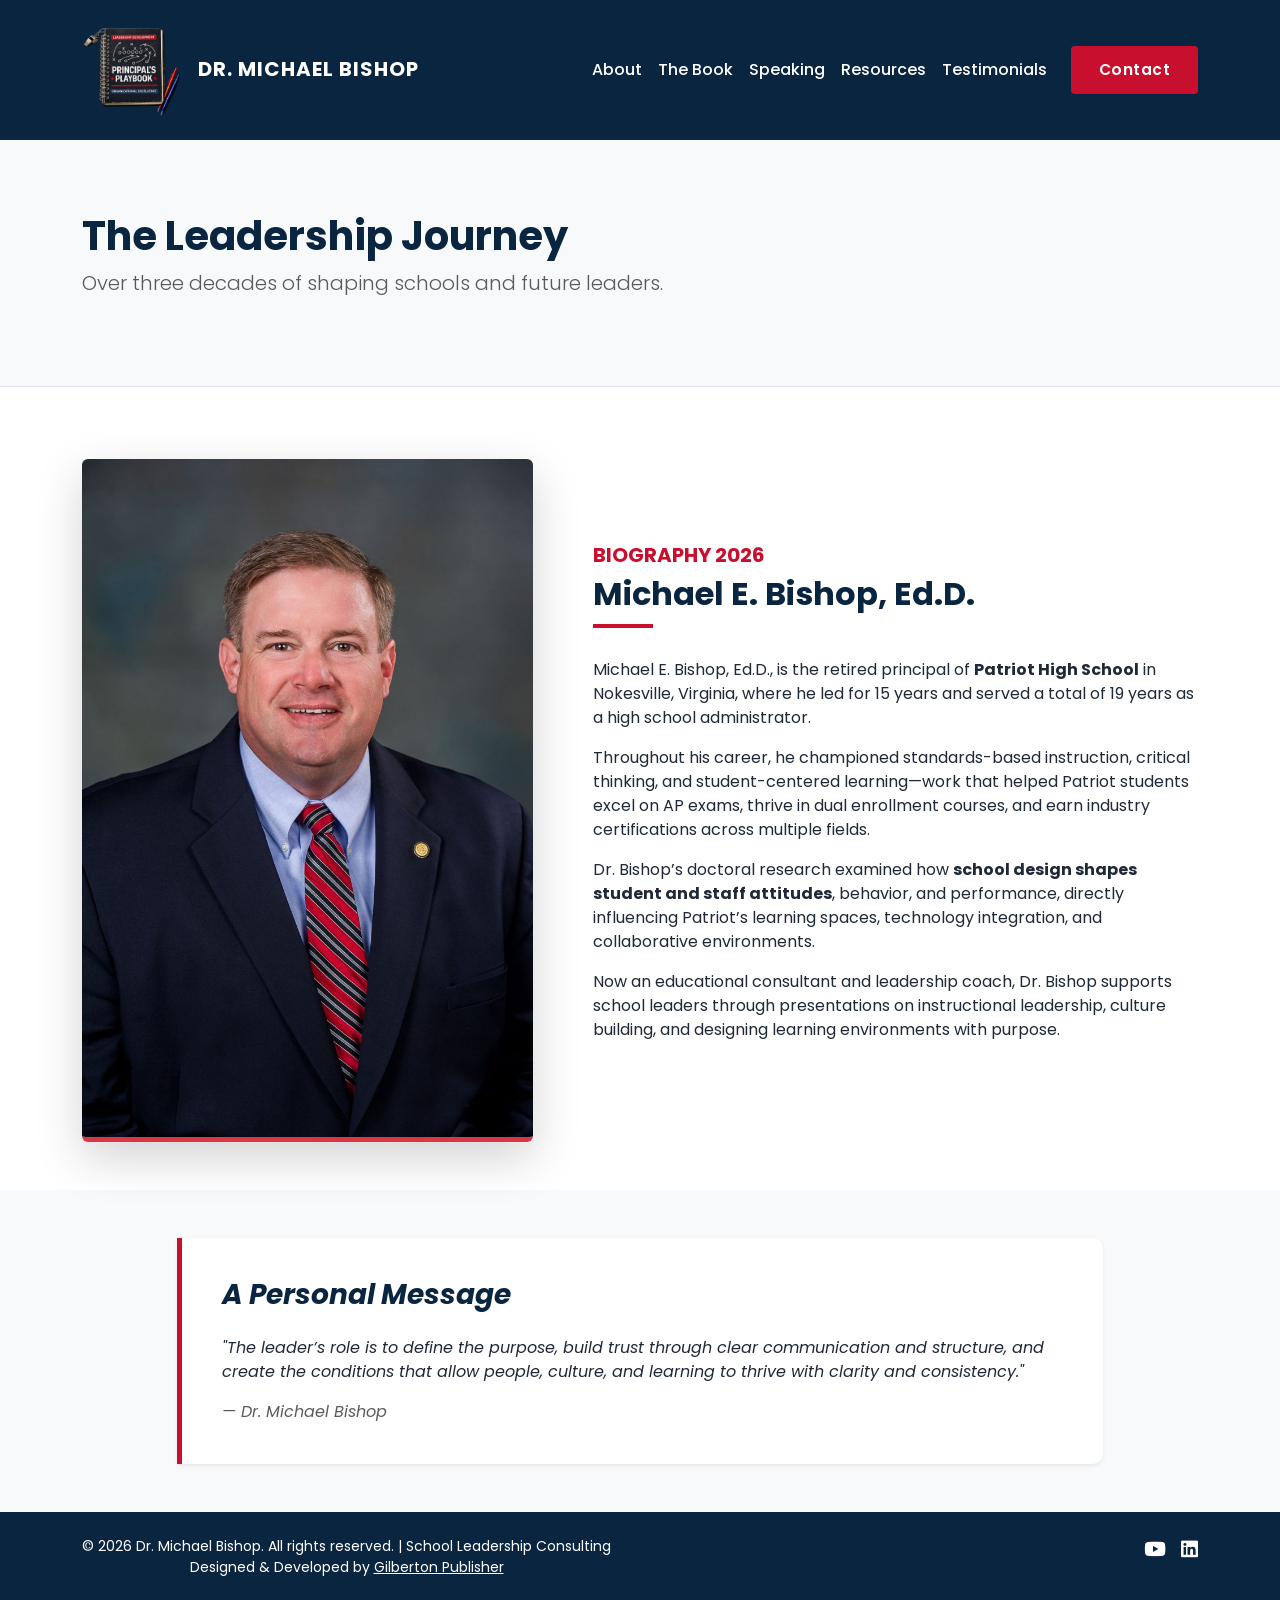
<file: about.html>
<!DOCTYPE html>
<html lang="en">

<head>
    <meta charset="UTF-8">
    <meta name="viewport" content="width=device-width, initial-scale=1.0">
    <title>About Dr. Michael Bishop | Leadership Journey</title>
    <meta name="description" content="Learn about Dr. Michael Bishop's leadership journey, his 30+ years in education, and his approach to coaching school leaders.">
    <meta name="keywords" content="Dr. Michael Bishop, leadership journey, education leader, principal coaching, school leadership">
    <meta name="robots" content="index, follow">
    <meta name="author" content="Dr. Michael Bishop">
    <meta name="theme-color" content="#0A2540">
    <link rel="shortcut icon" href="assets/images/principal-playbook-seal.png" type="image/x-icon">
    <link rel="apple-touch-icon" href="assets/images/principal-playbook-seal.png">
    <meta property="og:type" content="website">
    <meta property="og:title" content="About Dr. Michael Bishop | Leadership Journey">
    <meta property="og:description" content="Learn about Dr. Michael Bishop's leadership journey, his 30+ years in education, and his approach to coaching school leaders.">
    <meta property="og:image" content="assets/images/principal-playbook-seal.png">
    <meta property="og:site_name" content="Dr. Michael Bishop">
    <meta name="twitter:card" content="summary_large_image">
    <meta name="twitter:title" content="About Dr. Michael Bishop | Leadership Journey">
    <meta name="twitter:description" content="Learn about Dr. Michael Bishop's leadership journey, his 30+ years in education, and his approach to coaching school leaders.">
    <link href="https://fonts.googleapis.com/css2?family=Poppins:wght@300;400;600;700&display=swap" rel="stylesheet">
    <link href="https://cdn.jsdelivr.net/npm/bootstrap@5.3.0/dist/css/bootstrap.min.css" rel="stylesheet">
    <link rel="stylesheet" href="https://cdnjs.cloudflare.com/ajax/libs/font-awesome/6.4.0/css/all.min.css">
    <link rel="stylesheet" href="assets/css/style.css">
    <!--Start of Tawk.to Script-->
    <script type="text/javascript">
        var Tawk_API = Tawk_API || {},
            Tawk_LoadStart = new Date();
        (function () {
            var s1 = document.createElement("script"),
                s0 = document.getElementsByTagName("script")[0];
            s1.async = true;
            s1.src = 'https://embed.tawk.to/69cff238d7942e1c3007d4e7/1jla4kbgi';
            s1.charset = 'UTF-8';
            s1.setAttribute('crossorigin', '*');
            s0.parentNode.insertBefore(s1, s0);
        })();
    </script>
    <!--End of Tawk.to Script-->
</head>

<body>

    <!-- Shared Navbar -->
    <nav class="navbar navbar-expand-lg sticky-top navbar-dark bg-navy">
        <div class="container">
            <a class="navbar-brand fw-bold" href="/"><img src="assets/images/principal-playbook-seal.png" alt="img"
                    class="img-fluid header-logo">DR. MICHAEL BISHOP</a>
            <button class="navbar-toggler" type="button" data-bs-toggle="collapse" data-bs-target="#navbarNav">
                <span class="navbar-toggler-icon"></span>
            </button>
            <div class="collapse navbar-collapse" id="navbarNav">
                <ul class="navbar-nav ms-auto align-items-center">
                    <li class="nav-item"><a class="nav-link text-white" href="about">About</a></li>
                    <li class="nav-item"><a class="nav-link text-white" href="book">The Book</a></li>
                    <li class="nav-item"><a class="nav-link text-white" href="speaking">Speaking</a></li>
                    <li class="nav-item"><a class="nav-link text-white" href="resources">Resources</a></li>
                    <li class="nav-item"><a class="nav-link text-white" href="testimonials">Testimonials</a></li>
                    <li class="nav-item"><a class="btn btn-academic-red ms-lg-3" href="contact">Contact</a></li>
                </ul>
            </div>
        </div>
    </nav>

    <!-- Page Header -->
    <header class="py-5 bg-light border-bottom">
        <div class="container py-4">
            <h1 class="text-navy fw-bold">The Leadership Journey</h1>
            <p class="lead text-muted">Over three decades of shaping schools and future leaders.</p>
        </div>
    </header>

    <section class="py-5 mt-4">
        <div class="container">
            <div class="row align-items-center">
                <div class="col-lg-5">
                    <img src="assets/images/professional-headshot.jpg"
                        class="img-fluid rounded shadow-lg border-bottom border-danger border-5"
                        alt="Dr. Michael Bishop">
                </div>
                <div class="col-lg-7 ps-lg-5 mt-5 mt-lg-0">
                    <h5 class="text-academic-red fw-bold">BIOGRAPHY 2026</h5>
                    <h2 class="text-navy fw-bold section-title">Michael E. Bishop, Ed.D.</h2>
                    <p>Michael E. Bishop, Ed.D., is the retired principal of <strong>Patriot High School</strong> in
                        Nokesville, Virginia, where he led for 15 years and served a total of 19 years as a high school
                        administrator.</p>
                    <p>Throughout his career, he championed standards-based instruction, critical thinking, and
                        student-centered learning—work that helped Patriot students excel on AP exams, thrive in dual
                        enrollment courses, and earn industry certifications across multiple fields.</p>
                    <p>Dr. Bishop’s doctoral research examined how <strong>school design shapes student and staff
                            attitudes</strong>, behavior, and performance, directly influencing Patriot’s learning
                        spaces, technology integration, and collaborative environments.</p>
                    <p>Now an educational consultant and leadership coach, Dr. Bishop supports school leaders through
                        presentations on instructional leadership, culture building, and designing learning environments
                        with purpose.</p>
                </div>
            </div>
        </div>
    </section>

    <!-- Dedication Section (Personal Mission) -->
    <section class="py-5 bg-light">
        <div class="container">
            <div class="row justify-content-center">
                <div class="col-lg-10">
                    <div class="personal-note bg-white shadow-sm">
                        <h3 class="text-navy fw-bold mb-4">A Personal Message</h3>
                        <p class="mb-3">"The leader’s role is to define the purpose, build trust through clear
                            communication and structure, and create the conditions that allow people, culture, and
                            learning to thrive with clarity and consistency."</p>
                        <!-- <p class="mb-3">"I dedicate my work to those who believe that love conquers all, who know that God’s glory will shine on the earth. To those who are not afraid to love and who follow the way of love in all they do."</p> -->
                        <p class="mb-0 text-muted">— Dr. Michael Bishop</p>
                    </div>
                </div>
            </div>
        </div>
    </section>

    <!-- Footer -->
    <footer class="py-4 bg-navy text-white text-center">
        <div class="container small">
            <div class="d-flex algin-items-center justify-content-between flex-wrap">
                <div>
                    <p class="mb-0">© 2026 Dr. Michael Bishop. All rights reserved. | School Leadership Consulting</p>
                    <p class="mb-0">Designed & Developed by
                        <a href="https://gilbertonpublisher.com" target="_blank" rel="noopener"
                            class="text-white text-decoration-underline">Gilberton Publisher</a>
                    </p>
                </div>
                <ul class="social_links">
                    <li><a href="http://www.youtube.com/@MichaelEBishop" target="_blank"><i
                                class="fa-brands fa-youtube"></i></a></li>
                    <li><a href="www.linkedin.com/in/michael-bishop-371177246" target="_blank"><i
                                class="fa-brands fa-linkedin"></i></a></li>
                </ul>
            </div>
        </div>
    </footer>

</body>

</html>
</file>
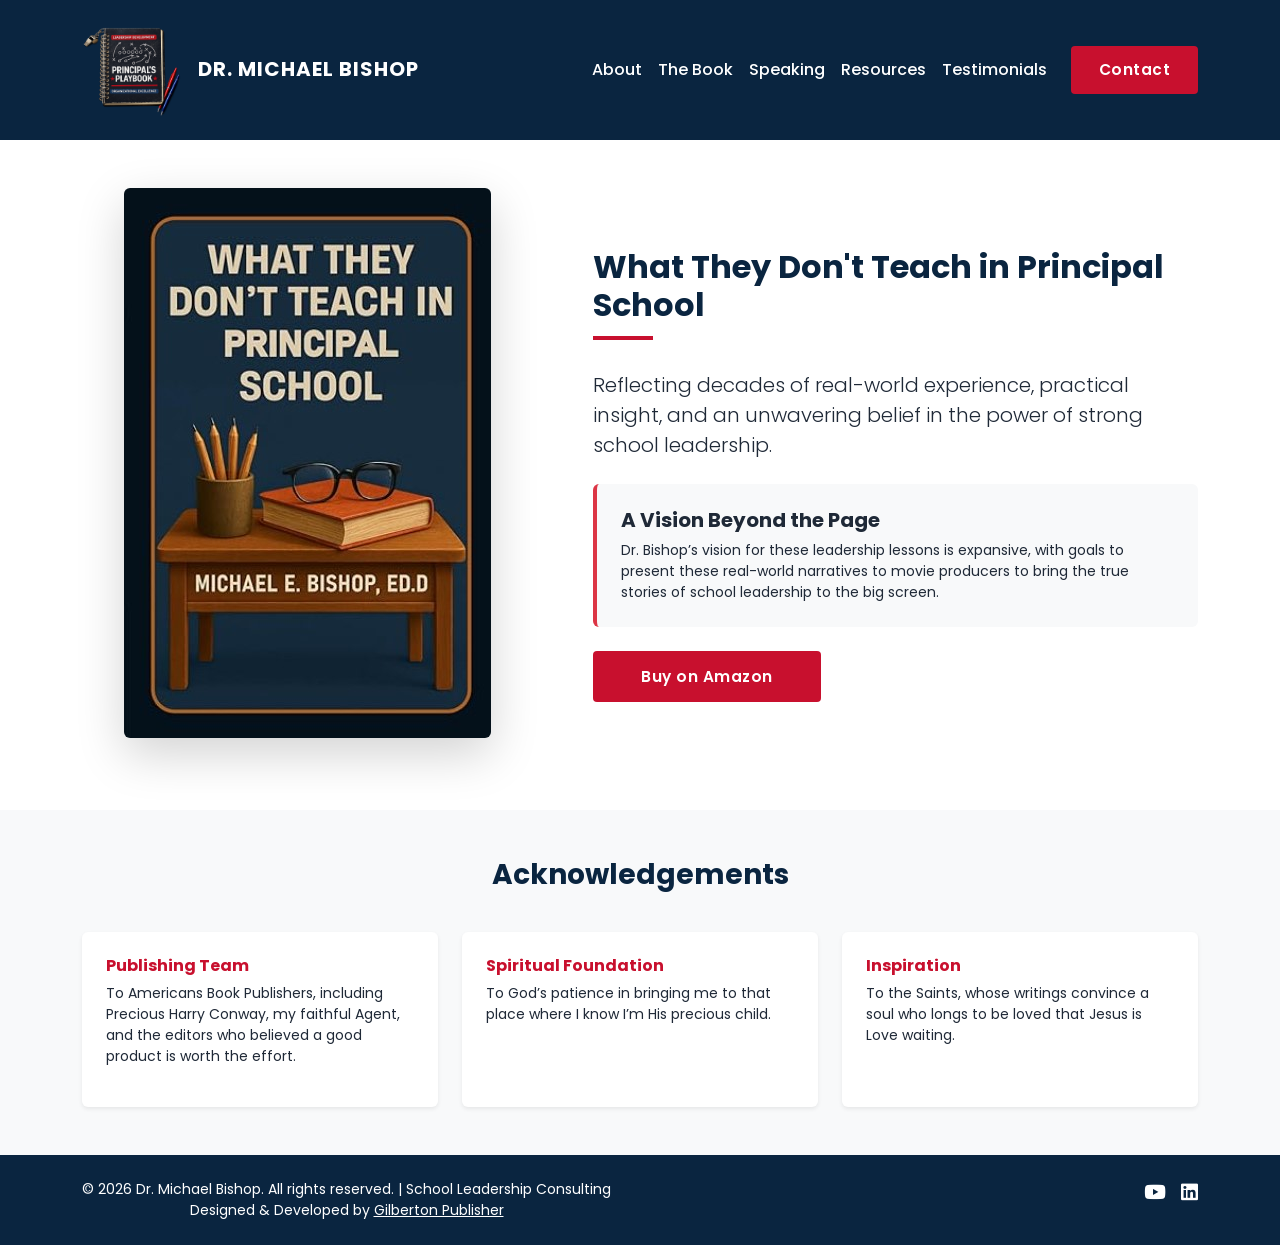
<file: book.html>
<!DOCTYPE html>
<html lang="en">

<head>
    <meta charset="UTF-8">
    <meta name="viewport" content="width=device-width, initial-scale=1.0">
    <title>The Book | What They Don't Teach in Principal School</title>
    <meta name="description" content="Discover Dr. Michael Bishop's book 'What They Don't Teach in Principal School' for practical leadership guidance and school transformation strategies.">
    <meta name="keywords" content="principal school book, Dr. Michael Bishop, school leadership, education leadership, principal development">
    <meta name="robots" content="index, follow">
    <meta name="author" content="Dr. Michael Bishop">
    <meta name="theme-color" content="#0A2540">
    <link rel="shortcut icon" href="assets/images/principal-playbook-seal.png" type="image/x-icon">
    <link rel="apple-touch-icon" href="assets/images/principal-playbook-seal.png">
    <meta property="og:type" content="website">
    <meta property="og:title" content="The Book | What They Don't Teach in Principal School">
    <meta property="og:description" content="Discover Dr. Michael Bishop's book 'What They Don't Teach in Principal School' for practical leadership guidance and school transformation strategies.">
    <meta property="og:image" content="assets/images/principal-playbook-seal.png">
    <meta property="og:site_name" content="Dr. Michael Bishop">
    <meta name="twitter:card" content="summary_large_image">
    <meta name="twitter:title" content="The Book | What They Don't Teach in Principal School">
    <meta name="twitter:description" content="Discover Dr. Michael Bishop's book 'What They Don't Teach in Principal School' for practical leadership guidance and school transformation strategies.">
    <link href="https://fonts.googleapis.com/css2?family=Poppins:wght@300;400;600;700&display=swap" rel="stylesheet">
    <link href="https://cdn.jsdelivr.net/npm/bootstrap@5.3.0/dist/css/bootstrap.min.css" rel="stylesheet">
    <link rel="stylesheet" href="https://cdnjs.cloudflare.com/ajax/libs/font-awesome/6.4.0/css/all.min.css">
    <link rel="stylesheet" href="assets/css/style.css">
    <!--Start of Tawk.to Script-->
    <script type="text/javascript">
        var Tawk_API = Tawk_API || {},
            Tawk_LoadStart = new Date();
        (function () {
            var s1 = document.createElement("script"),
                s0 = document.getElementsByTagName("script")[0];
            s1.async = true;
            s1.src = 'https://embed.tawk.to/69cff238d7942e1c3007d4e7/1jla4kbgi';
            s1.charset = 'UTF-8';
            s1.setAttribute('crossorigin', '*');
            s0.parentNode.insertBefore(s1, s0);
        })();
    </script>
    <!--End of Tawk.to Script-->
</head>

<body>
    <!-- Navbar -->
    <nav class="navbar navbar-expand-lg sticky-top navbar-dark bg-navy">
        <div class="container">
            <a class="navbar-brand fw-bold" href="/"><img src="assets/images/principal-playbook-seal.png" alt="img"
                    class="img-fluid header-logo">DR. MICHAEL BISHOP</a>
            <button class="navbar-toggler" type="button" data-bs-toggle="collapse" data-bs-target="#navbarNav">
                <span class="navbar-toggler-icon"></span>
            </button>
            <div class="collapse navbar-collapse" id="navbarNav">
                <ul class="navbar-nav ms-auto align-items-center">
                    <li class="nav-item"><a class="nav-link text-white" href="about">About</a></li>
                    <li class="nav-item"><a class="nav-link text-white" href="book">The Book</a></li>
                    <li class="nav-item"><a class="nav-link text-white" href="speaking">Speaking</a></li>
                    <li class="nav-item"><a class="nav-link text-white" href="resources">Resources</a></li>
                    <li class="nav-item"><a class="nav-link text-white" href="testimonials">Testimonials</a></li>
                    <li class="nav-item"><a class="btn btn-academic-red ms-lg-3" href="contact">Contact</a></li>
                </ul>
            </div>
        </div>
    </nav>

    <section class="py-5">
        <div class="container">
            <div class="row align-items-center">
                <div class="col-lg-5 text-center">
                    <img src="assets/images/book-cover.jpg" class="img-fluid shadow-lg rounded mb-4" alt="Book Cover">
                </div>
                <div class="col-lg-7 ps-lg-5">
                    <h2 class="text-navy fw-bold section-title">What They Don't Teach in Principal School</h2>
                    <p class="lead mb-4">Reflecting decades of real-world experience, practical insight, and an
                        unwavering belief in the power of strong school leadership.</p>

                    <div class="bg-light p-4 rounded mb-4 border-start border-4 border-danger">
                        <h5 class="fw-bold">A Vision Beyond the Page</h5>
                        <p class="small mb-0">Dr. Bishop’s vision for these leadership lessons is expansive, with goals
                            to present these real-world narratives to movie producers to bring the true stories of
                            school leadership to the big screen.</p>
                    </div>

                    <a href="https://www.amazon.com/What-They-Teach-Principal-School-ebook/dp/B0G4FLKJ8P"
                        target="_blank" class="btn btn-academic-red btn-lg px-5">Buy on Amazon</a>
                </div>
            </div>
        </div>
    </section>

    <!-- Acknowledgements Section -->
    <section class="py-5 bg-light">
        <div class="container">
            <h3 class="text-navy fw-bold section-title-center text-center">Acknowledgements</h3>
            <div class="row g-4 mt-3">
                <div class="col-md-4">
                    <div class="p-4 bg-white shadow-sm h-100 rounded">
                        <h6 class="text-academic-red fw-bold">Publishing Team</h6>
                        <p class="small">To Americans Book Publishers, including Precious Harry Conway, my faithful
                            Agent, and the editors who believed a good product is worth the effort.</p>
                    </div>
                </div>
                <div class="col-md-4">
                    <div class="p-4 bg-white shadow-sm h-100 rounded">
                        <h6 class="text-academic-red fw-bold">Spiritual Foundation</h6>
                        <p class="small">To God’s patience in bringing me to that place where I know I’m His precious
                            child.</p>
                    </div>
                </div>
                <div class="col-md-4">
                    <div class="p-4 bg-white shadow-sm h-100 rounded">
                        <h6 class="text-academic-red fw-bold">Inspiration</h6>
                        <p class="small">To the Saints, whose writings convince a soul who longs to be loved that Jesus
                            is Love waiting.</p>
                    </div>
                </div>
            </div>
        </div>
    </section>
    <!-- Footer -->
    <footer class="py-4 bg-navy text-white text-center">
        <div class="container small">
            <div class="d-flex algin-items-center justify-content-between flex-wrap">
                <div>
                    <p class="mb-0">© 2026 Dr. Michael Bishop. All rights reserved. | School Leadership Consulting</p>
                    <p class="mb-0">Designed & Developed by
                        <a href="https://gilbertonpublisher.com" target="_blank" rel="noopener" class="text-white text-decoration-underline">Gilberton Publisher</a>
                    </p>
                </div>
                <ul class="social_links">
                    <li><a href="http://www.youtube.com/@MichaelEBishop" target="_blank"><i
                                class="fa-brands fa-youtube"></i></a></li>
                    <li><a href="www.linkedin.com/in/michael-bishop-371177246" target="_blank"><i
                                class="fa-brands fa-linkedin"></i></a></li>
                </ul>
            </div>
        </div>
    </footer>

    <!-- Bootstrap JS -->
    <script src="https://cdn.jsdelivr.net/npm/bootstrap@5.3.0/dist/js/bootstrap.bundle.min.js"></script>
    <script src="assets/js/script.js"></script>
</body>

</html>
</file>
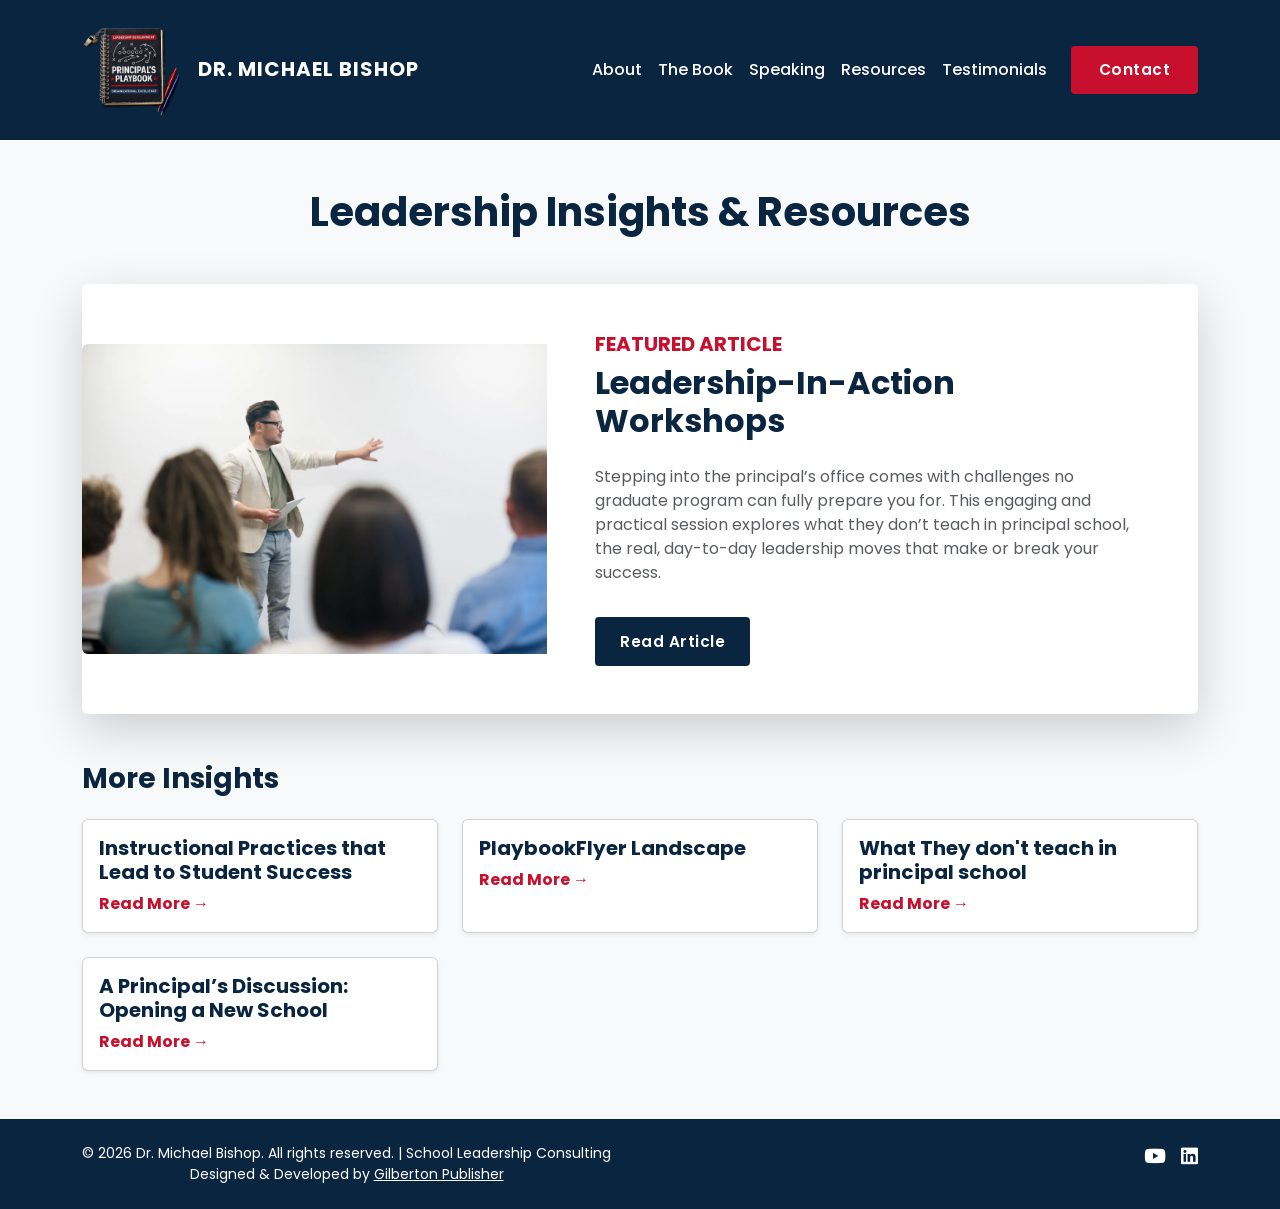
<file: resources.html>
<!DOCTYPE html>
<html lang="en">

<head>
    <meta charset="UTF-8">
    <meta name="viewport" content="width=device-width, initial-scale=1.0">
    <title>Leadership Resources | Dr. Michael Bishop</title>
    <meta name="description" content="Explore leadership resources from Dr. Michael Bishop, including guides, tools, and insights for principals, administrators, and school leaders.">
    <meta name="keywords" content="leadership resources, Dr. Michael Bishop, school leadership tools, principal guides, education resources">
    <meta name="robots" content="index, follow">
    <meta name="author" content="Dr. Michael Bishop">
    <meta name="theme-color" content="#0A2540">
    <link rel="shortcut icon" href="assets/images/principal-playbook-seal.png" type="image/x-icon">
    <link rel="apple-touch-icon" href="assets/images/principal-playbook-seal.png">
    <meta property="og:type" content="website">
    <meta property="og:title" content="Leadership Resources | Dr. Michael Bishop">
    <meta property="og:description" content="Explore leadership resources from Dr. Michael Bishop, including guides, tools, and insights for principals, administrators, and school leaders.">
    <meta property="og:image" content="assets/images/principal-playbook-seal.png">
    <meta property="og:site_name" content="Dr. Michael Bishop">
    <meta name="twitter:card" content="summary_large_image">
    <meta name="twitter:title" content="Leadership Resources | Dr. Michael Bishop">
    <meta name="twitter:description" content="Explore leadership resources from Dr. Michael Bishop, including guides, tools, and insights for principals, administrators, and school leaders.">
    <link href="https://fonts.googleapis.com/css2?family=Poppins:wght@300;400;600;700&display=swap" rel="stylesheet">
    <link href="https://cdn.jsdelivr.net/npm/bootstrap@5.3.0/dist/css/bootstrap.min.css" rel="stylesheet">
    <link rel="stylesheet" href="https://cdnjs.cloudflare.com/ajax/libs/font-awesome/6.4.0/css/all.min.css">
    <link rel="stylesheet" href="assets/css/style.css">
    <!--Start of Tawk.to Script-->
    <script type="text/javascript">
        var Tawk_API = Tawk_API || {},
            Tawk_LoadStart = new Date();
        (function () {
            var s1 = document.createElement("script"),
                s0 = document.getElementsByTagName("script")[0];
            s1.async = true;
            s1.src = 'https://embed.tawk.to/69cff238d7942e1c3007d4e7/1jla4kbgi';
            s1.charset = 'UTF-8';
            s1.setAttribute('crossorigin', '*');
            s0.parentNode.insertBefore(s1, s0);
        })();
    </script>
    <!--End of Tawk.to Script-->
</head>

<body>
    <!-- Navbar -->
    <nav class="navbar navbar-expand-lg sticky-top navbar-dark bg-navy">
        <div class="container">
            <a class="navbar-brand fw-bold" href="/"><img src="assets/images/principal-playbook-seal.png" alt="img"
                    class="img-fluid header-logo">DR. MICHAEL BISHOP</a>
            <button class="navbar-toggler" type="button" data-bs-toggle="collapse" data-bs-target="#navbarNav">
                <span class="navbar-toggler-icon"></span>
            </button>
            <div class="collapse navbar-collapse" id="navbarNav">
                <ul class="navbar-nav ms-auto align-items-center">
                    <li class="nav-item"><a class="nav-link text-white" href="about">About</a></li>
                    <li class="nav-item"><a class="nav-link text-white" href="book">The Book</a></li>
                    <li class="nav-item"><a class="nav-link text-white" href="speaking">Speaking</a></li>
                    <li class="nav-item"><a class="nav-link text-white" href="resources">Resources</a></li>
                    <li class="nav-item"><a class="nav-link text-white" href="testimonials">Testimonials</a></li>
                    <li class="nav-item"><a class="btn btn-academic-red ms-lg-3" href="contact">Contact</a></li>
                </ul>
            </div>
        </div>
    </nav>
    <section class="py-5 bg-light">
        <div class="container">
            <h1 class="text-navy fw-bold text-center mb-5">Leadership Insights & Resources</h1>

            <!-- Featured Article -->
            <div class="card border-0 shadow-lg mb-5">
                <div class="row g-0 align-items-center">
                    <div class="col-md-5">
                        <img src="assets/images/students-learning.jpg" class="img-fluid rounded-start"
                            alt="Students Learning">
                    </div>
                    <div class="col-md-7">
                        <div class="card-body p-5">
                            <h5 class="text-academic-red fw-bold text-uppercase">Featured Article</h5>
                            <h2 class="card-title text-navy fw-bold mb-4">Leadership-In-Action Workshops</h2>
                            <p class="card-text text-muted">Stepping into the principal’s office comes with challenges
                                no graduate program can fully prepare you
                                for. This engaging and practical session explores what they don’t teach in principal
                                school, the real,
                                day-to-day leadership moves that make or break your success.
                            </p>
                            <a href="assets/pdf/Descriptions.pdf" class="btn btn-navy text-white mt-3 px-4">Read
                                Article</a>
                        </div>
                    </div>
                </div>
            </div>

            <h3 class="text-navy fw-bold mb-4">More Insights</h3>
            <div class="row g-4">
                <div class="col-md-4">
                    <div class="card h-100 shadow-sm">
                        <div class="card-body">
                            <h5 class="fw-bold text-navy">Instructional Practices that Lead to Student Success</h5>
                            <a href="assets/pdf/Instructional prac.flyer.pdf"
                                class="text-academic-red text-decoration-none fw-bold">Read More →</a>
                        </div>
                    </div>
                </div>
                <div class="col-md-4">
                    <div class="card h-100 shadow-sm">
                        <div class="card-body">
                            <h5 class="fw-bold text-navy">PlaybookFlyer Landscape</h5>
                            <a href="assets/pdf/PlaybookFlyer.Landscape.pdf"
                                class="text-academic-red text-decoration-none fw-bold">Read More →</a>
                        </div>
                    </div>
                </div>
                <div class="col-md-4">
                    <div class="card h-100 shadow-sm">
                        <div class="card-body">
                            <h5 class="fw-bold text-navy">What They don't teach in principal school</h5>
                            <a href="assets/pdf/PlaybookFlyer.Portrait.pdf"
                                class="text-academic-red text-decoration-none fw-bold">Read More →</a>
                        </div>
                    </div>
                </div>
                <div class="col-md-4">
                    <div class="card h-100 shadow-sm">
                        <div class="card-body">
                            <h5 class="fw-bold text-navy">A Principal’s Discussion: Opening a New School</h5>
                            <a href="assets/pdf/Final Version of Article. August 2015.pdf"
                                class="text-academic-red text-decoration-none fw-bold">Read More →</a>
                        </div>
                    </div>
                </div>
                <!-- Repeat for other placeholders -->
            </div>
        </div>
    </section>
    <!-- Footer -->
    <footer class="py-4 bg-navy text-white text-center">
        <div class="container small">
            <div class="d-flex algin-items-center justify-content-between flex-wrap">
                <div>
                    <p class="mb-0">© 2026 Dr. Michael Bishop. All rights reserved. | School Leadership Consulting</p>
                    <p class="mb-0">Designed & Developed by
                        <a href="https://gilbertonpublisher.com" target="_blank" rel="noopener" class="text-white text-decoration-underline">Gilberton Publisher</a>
                    </p>
                </div>
                <ul class="social_links">
                    <li><a href="http://www.youtube.com/@MichaelEBishop" target="_blank"><i
                                class="fa-brands fa-youtube"></i></a></li>
                    <li><a href="www.linkedin.com/in/michael-bishop-371177246" target="_blank"><i
                                class="fa-brands fa-linkedin"></i></a></li>
                </ul>
            </div>
        </div>
    </footer>

    <!-- Bootstrap JS -->
    <script src="https://cdn.jsdelivr.net/npm/bootstrap@5.3.0/dist/js/bootstrap.bundle.min.js"></script>
    <script src="assets/js/script.js"></script>
</body>

</html>
</file>
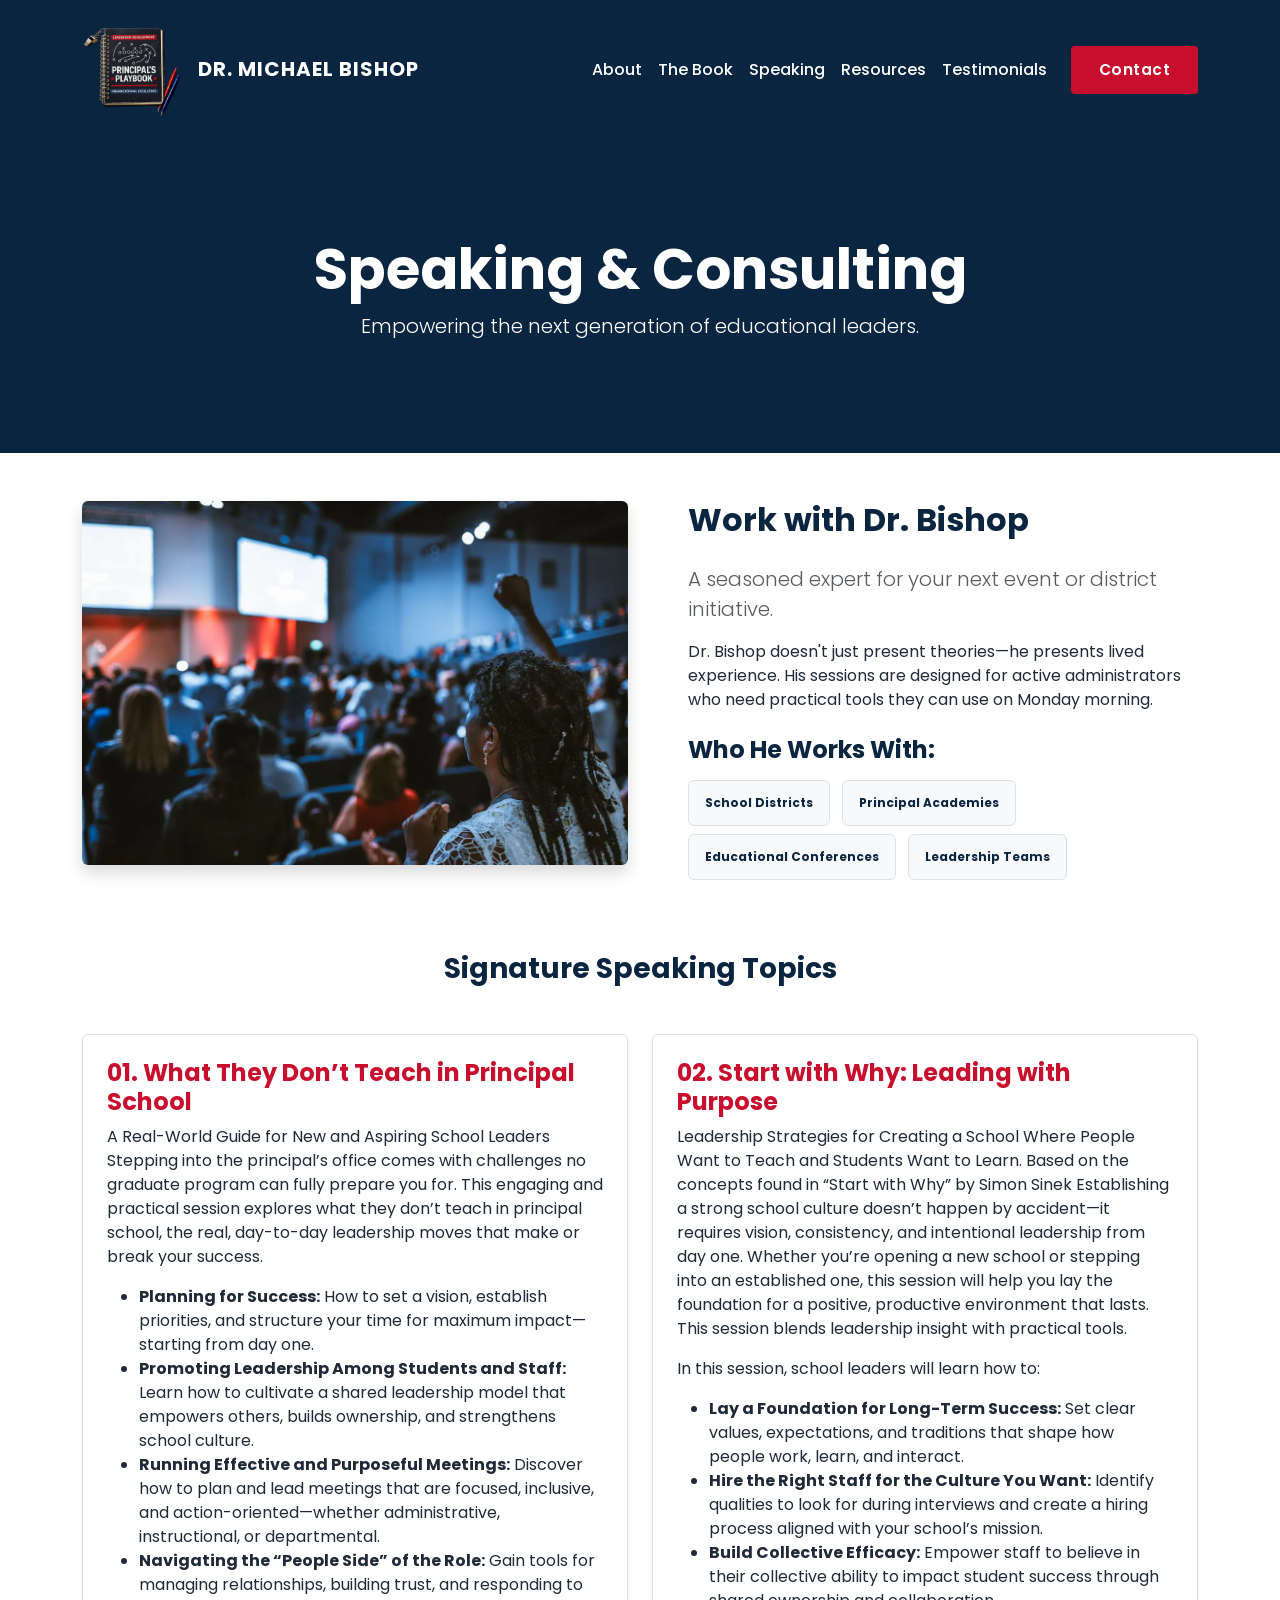
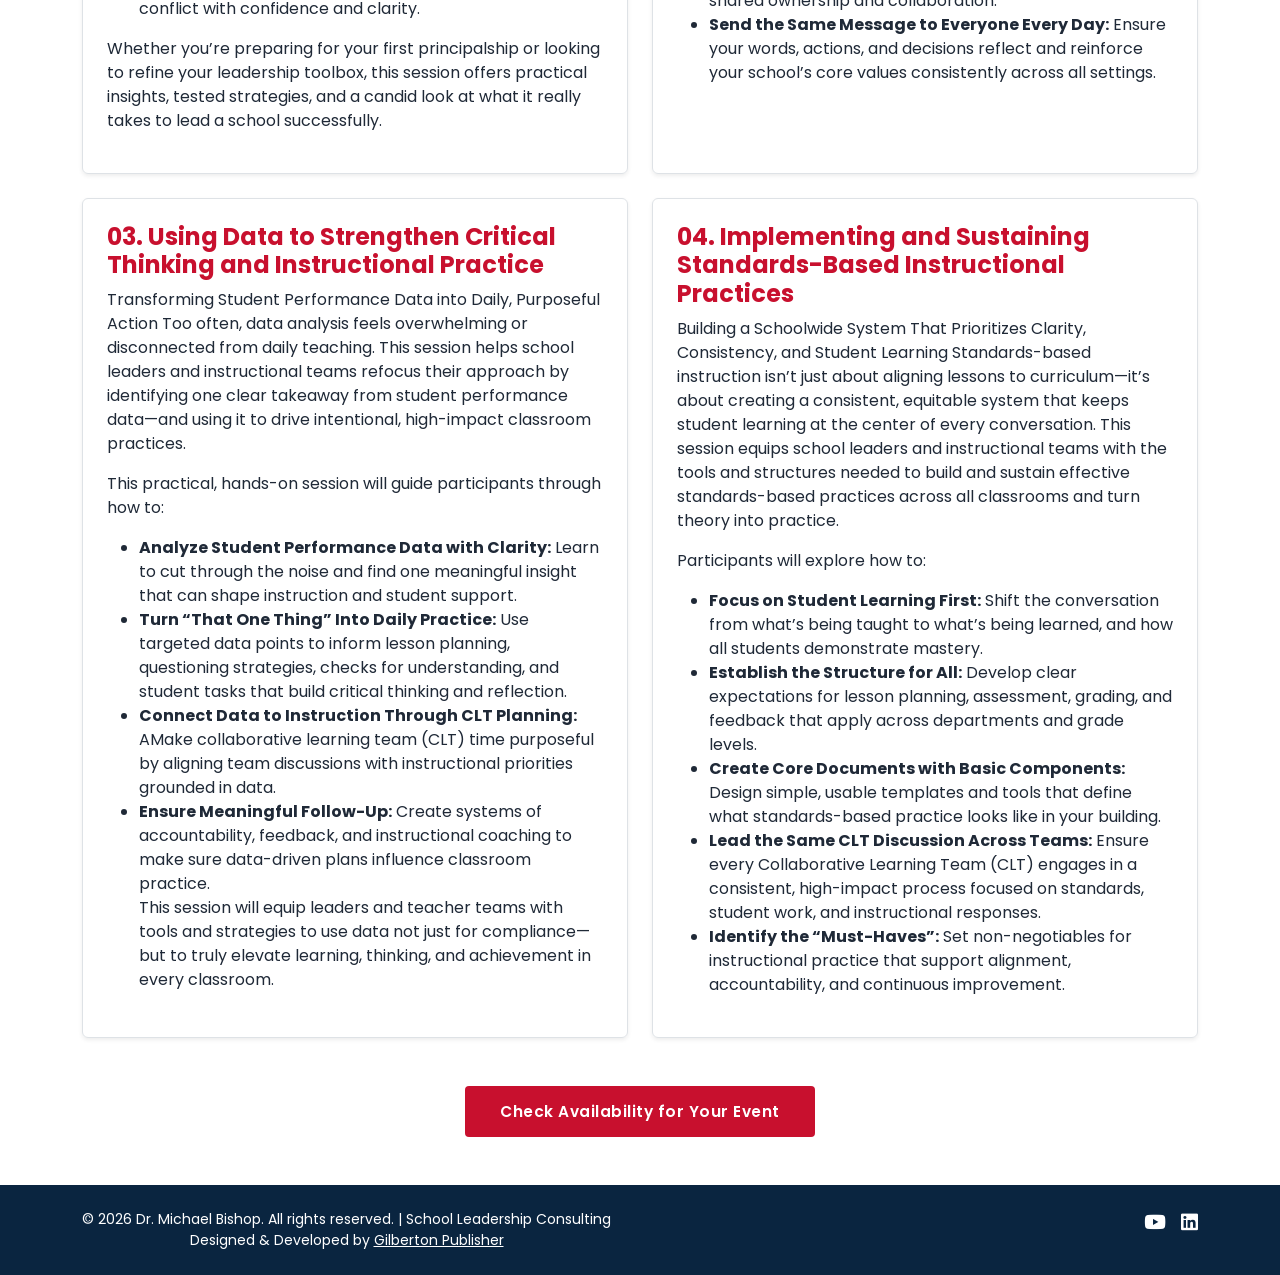
<file: speaking.html>
<!DOCTYPE html>
<html lang="en">

<head>
    <meta charset="UTF-8">
    <meta name="viewport" content="width=device-width, initial-scale=1.0">
    <title>Speaking & Consulting | Dr. Michael Bishop</title>
    <meta name="description" content="Book Dr. Michael Bishop for keynote speeches, leadership seminars, and school district consulting on effective principal and administrator development.">
    <meta name="keywords" content="speaking engagements, education speaker, Dr. Michael Bishop, leadership consulting, school district consulting">
    <meta name="robots" content="index, follow">
    <meta name="author" content="Dr. Michael Bishop">
    <meta name="theme-color" content="#0A2540">
    <link rel="shortcut icon" href="assets/images/principal-playbook-seal.png" type="image/x-icon">
    <link rel="apple-touch-icon" href="assets/images/principal-playbook-seal.png">
    <meta property="og:type" content="website">
    <meta property="og:title" content="Speaking & Consulting | Dr. Michael Bishop">
    <meta property="og:description" content="Book Dr. Michael Bishop for keynote speeches, leadership seminars, and school district consulting on effective principal and administrator development.">
    <meta property="og:image" content="assets/images/principal-playbook-seal.png">
    <meta property="og:site_name" content="Dr. Michael Bishop">
    <meta name="twitter:card" content="summary_large_image">
    <meta name="twitter:title" content="Speaking & Consulting | Dr. Michael Bishop">
    <meta name="twitter:description" content="Book Dr. Michael Bishop for keynote speeches, leadership seminars, and school district consulting on effective principal and administrator development.">
    <link href="https://fonts.googleapis.com/css2?family=Poppins:wght@300;400;600;700&display=swap" rel="stylesheet">
    <link href="https://cdn.jsdelivr.net/npm/bootstrap@5.3.0/dist/css/bootstrap.min.css" rel="stylesheet">
    <link rel="stylesheet" href="https://cdnjs.cloudflare.com/ajax/libs/font-awesome/6.4.0/css/all.min.css">
    <link rel="stylesheet" href="assets/css/style.css">
    <!--Start of Tawk.to Script-->
    <script type="text/javascript">
        var Tawk_API = Tawk_API || {},
            Tawk_LoadStart = new Date();
        (function () {
            var s1 = document.createElement("script"),
                s0 = document.getElementsByTagName("script")[0];
            s1.async = true;
            s1.src = 'https://embed.tawk.to/69cff238d7942e1c3007d4e7/1jla4kbgi';
            s1.charset = 'UTF-8';
            s1.setAttribute('crossorigin', '*');
            s0.parentNode.insertBefore(s1, s0);
        })();
    </script>
    <!--End of Tawk.to Script-->
</head>

<body>
    <!-- Navbar -->
    <nav class="navbar navbar-expand-lg sticky-top navbar-dark bg-navy">
        <div class="container">
            <a class="navbar-brand fw-bold" href="/"><img src="assets/images/principal-playbook-seal.png" alt="img"
                    class="img-fluid header-logo">DR. MICHAEL BISHOP</a>
            <button class="navbar-toggler" type="button" data-bs-toggle="collapse" data-bs-target="#navbarNav">
                <span class="navbar-toggler-icon"></span>
            </button>
            <div class="collapse navbar-collapse" id="navbarNav">
                <ul class="navbar-nav ms-auto align-items-center">
                    <li class="nav-item"><a class="nav-link text-white" href="about">About</a></li>
                    <li class="nav-item"><a class="nav-link text-white" href="book">The Book</a></li>
                    <li class="nav-item"><a class="nav-link text-white" href="speaking">Speaking</a></li>
                    <li class="nav-item"><a class="nav-link text-white" href="resources">Resources</a></li>
                    <li class="nav-item"><a class="nav-link text-white" href="testimonials">Testimonials</a></li>
                    <li class="nav-item"><a class="btn btn-academic-red ms-lg-3" href="contact">Contact</a></li>
                </ul>
            </div>
        </div>
    </nav>
    <header class="py-5 bg-navy text-white text-center">
        <div class="container py-5">
            <h1 class="display-4 fw-bold">Speaking & Consulting</h1>
            <p class="lead">Empowering the next generation of educational leaders.</p>
        </div>
    </header>

    <section class="py-5">
        <div class="container">
            <div class="row mb-5">
                <div class="col-lg-6">
                    <img src="assets/images/leadership-speaking.jpg" class="img-fluid rounded shadow"
                        alt="Dr. Bishop Speaking">
                </div>
                <div class="col-lg-6 ps-lg-5">
                    <h2 class="text-navy fw-bold mb-4">Work with Dr. Bishop</h2>
                    <p class="lead text-muted">A seasoned expert for your next event or district initiative.</p>
                    <p>Dr. Bishop doesn't just present theories—he presents lived experience. His sessions are designed
                        for active administrators who need practical tools they can use on Monday morning.</p>

                    <h4 class="text-navy fw-bold mt-4">Who He Works With:</h4>
                    <ul class="list-inline mt-3">
                        <li class="list-inline-item badge bg-light text-navy p-3 border mb-2">School Districts</li>
                        <li class="list-inline-item badge bg-light text-navy p-3 border mb-2">Principal Academies</li>
                        <li class="list-inline-item badge bg-light text-navy p-3 border mb-2">Educational Conferences
                        </li>
                        <li class="list-inline-item badge bg-light text-navy p-3 border mb-2">Leadership Teams</li>
                    </ul>
                </div>
            </div>

            <h3 class="text-center text-navy fw-bold my-5">Signature Speaking Topics</h3>
            <div class="row g-4">

                <div class="col-md-6">
                    <div class="p-4 border shadow-sm rounded h-100">
                        <h4 class="text-academic-red fw-bold">01. What They Don’t Teach in Principal School</h4>
                        <p>A Real-World Guide for New and Aspiring School Leaders
                            Stepping into the principal’s office comes with challenges no graduate program can fully
                            prepare you
                            for. This engaging and practical session explores what they don’t teach in principal school,
                            the real,
                            day-to-day leadership moves that make or break your success.</p>

                        <ul>
                            <li><strong>Planning for Success:</strong> How to set a vision, establish priorities, and
                                structure your time for
                                maximum impact—starting from day one.</li>
                            <li><strong>Promoting Leadership Among Students and Staff:</strong> Learn how to cultivate a
                                shared
                                leadership model that empowers others, builds ownership, and strengthens school culture.
                            </li>
                            <li><strong>Running Effective and Purposeful Meetings:</strong> Discover how to plan and
                                lead meetings that
                                are focused, inclusive, and action-oriented—whether administrative, instructional, or
                                departmental.</li>
                            <li><strong>Navigating the “People Side” of the Role:</strong> Gain tools for managing
                                relationships, building
                                trust, and responding to conflict with confidence and clarity.</li>
                        </ul>
                        <p>
                            Whether you’re preparing for your first principalship or looking to refine your leadership
                            toolbox, this
                            session offers practical insights, tested strategies, and a candid look at what it really
                            takes to lead a
                            school successfully.
                        </p>
                    </div>
                </div>

                <div class="col-md-6">
                    <div class="p-4 border shadow-sm rounded h-100">
                        <h4 class="text-academic-red fw-bold">02. Start with Why: Leading with Purpose</h4>
                        <p>
                            Leadership Strategies for Creating a School Where People Want to Teach and Students Want to
                            Learn. Based on the concepts found in “Start with Why” by Simon Sinek
                            Establishing a strong school culture doesn’t happen by accident—it requires vision,
                            consistency, and
                            intentional leadership from day one. Whether you’re opening a new school or stepping into an
                            established one, this session will help you lay the foundation for a positive, productive
                            environment
                            that lasts. This session blends leadership insight with practical tools.
                        </p>
                        <p>In this session, school leaders will learn how to:</p>
                        <ul>
                            <li><strong>Lay a Foundation for Long-Term Success:</strong>
                                Set clear values, expectations, and traditions
                                that shape how people work, learn, and interact.
                            </li>
                            <li><strong>Hire the Right Staff for the Culture You Want:</strong>
                                Identify qualities to look for during interviews
                                and create a hiring process aligned with your school’s mission.
                            </li>
                            <li><strong>Build Collective Efficacy:</strong> Empower staff to believe in their collective
                                ability to impact student
                                success through shared ownership and collaboration.</li>
                            <li><strong>Send the Same Message to Everyone Every Day:</strong> Ensure your words,
                                actions, and
                                decisions reflect and reinforce your school’s core values consistently across all
                                settings.</li>
                        </ul>
                    </div>
                </div>

                <div class="col-md-6">
                    <div class="p-4 border shadow-sm rounded h-100">
                        <h4 class="text-academic-red fw-bold">03. Using Data to Strengthen Critical Thinking and
                            Instructional Practice</h4>
                        <p>
                            Transforming Student Performance Data into Daily, Purposeful Action
                            Too often, data analysis feels overwhelming or disconnected from daily teaching. This
                            session helps
                            school leaders and instructional teams refocus their approach by identifying one clear
                            takeaway from
                            student performance data—and using it to drive intentional, high-impact classroom practices.
                        </p>
                        <p>This practical, hands-on session will guide participants through how to:</p>
                        <ul>
                            <li><strong>Analyze Student Performance Data with Clarity:</strong> Learn to cut through the
                                noise and find one
                                meaningful insight that can shape instruction and student support.
                            </li>
                            <li><strong>Turn “That One Thing” Into Daily Practice:</strong> Use targeted data points to
                                inform lesson
                                planning, questioning strategies, checks for understanding, and student tasks that build
                                critical
                                thinking and reflection.</li>
                            <li><strong>Connect Data to Instruction Through CLT Planning:</strong> AMake collaborative
                                learning team
                                (CLT) time purposeful by aligning team discussions with instructional priorities
                                grounded in
                                data.</li>
                            <li><strong>Ensure Meaningful Follow-Up:</strong> Create systems of accountability,
                                feedback, and instructional
                                coaching to make sure data-driven plans influence classroom practice.
                            </li>
                            <p>
                                This session will equip leaders and teacher teams with tools and strategies to use data
                                not just for
                                compliance—but to truly elevate learning, thinking, and achievement in every classroom.
                            </p>
                        </ul>
                    </div>
                </div>

                <div class="col-md-6">
                    <div class="p-4 border shadow-sm rounded h-100">
                        <h4 class="text-academic-red fw-bold">04. Implementing and Sustaining Standards-Based
                            Instructional
                            Practices
                        </h4>
                        <p>
                            Building a Schoolwide System That Prioritizes Clarity, Consistency, and Student Learning
                            Standards-based instruction isn’t just about aligning lessons to curriculum—it’s about
                            creating a
                            consistent, equitable system that keeps student learning at the center of every
                            conversation. This
                            session equips school leaders and instructional teams with the tools and structures needed
                            to build
                            and sustain effective standards-based practices across all classrooms and turn theory into
                            practice.
                        </p>
                        <p>Participants will explore how to:</p>
                        <ul>
                            <li><strong>Focus on Student Learning First:</strong> Shift the conversation from what’s
                                being taught to what’s
                                being learned, and how all students demonstrate mastery.</li>
                            <li><strong>Establish the Structure for All:</strong> Develop clear expectations for lesson
                                planning, assessment,
                                grading, and feedback that apply across departments and grade levels.</li>
                            <li><strong>Create Core Documents with Basic Components:</strong> Design simple, usable
                                templates and
                                tools that define what standards-based practice looks like in your building.</li>
                            <li><strong>Lead the Same CLT Discussion Across Teams:</strong> Ensure every Collaborative
                                Learning Team
                                (CLT) engages in a consistent, high-impact process focused on standards, student work,
                                and
                                instructional responses.</li>
                            <li><strong>Identify the “Must-Haves”:</strong> Set non-negotiables for instructional
                                practice that support
                                alignment, accountability, and continuous improvement.</li>
                        </ul>
                    </div>
                </div>
            </div>

            <div class="text-center mt-5">
                <a href="contact" class="btn btn-academic-red btn-lg">Check Availability for Your Event</a>
            </div>
        </div>
    </section>
    <!-- Footer -->
    <footer class="py-4 bg-navy text-white text-center">
        <div class="container small">
            <div class="d-flex algin-items-center justify-content-between flex-wrap">
                <div>
                    <p class="mb-0">© 2026 Dr. Michael Bishop. All rights reserved. | School Leadership Consulting</p>
                    <p class="mb-0">Designed & Developed by
                        <a href="https://gilbertonpublisher.com" target="_blank" rel="noopener" class="text-white text-decoration-underline">Gilberton Publisher</a>
                    </p>
                </div>
                <ul class="social_links">
                    <li><a href="http://www.youtube.com/@MichaelEBishop" target="_blank"><i
                                class="fa-brands fa-youtube"></i></a></li>
                    <li><a href="www.linkedin.com/in/michael-bishop-371177246" target="_blank"><i
                                class="fa-brands fa-linkedin"></i></a></li>
                </ul>
            </div>
        </div>
    </footer>

    <!-- Bootstrap JS -->
    <script src="https://cdn.jsdelivr.net/npm/bootstrap@5.3.0/dist/js/bootstrap.bundle.min.js"></script>
    <script src="assets/js/script.js"></script>
</body>

</html>
</file>
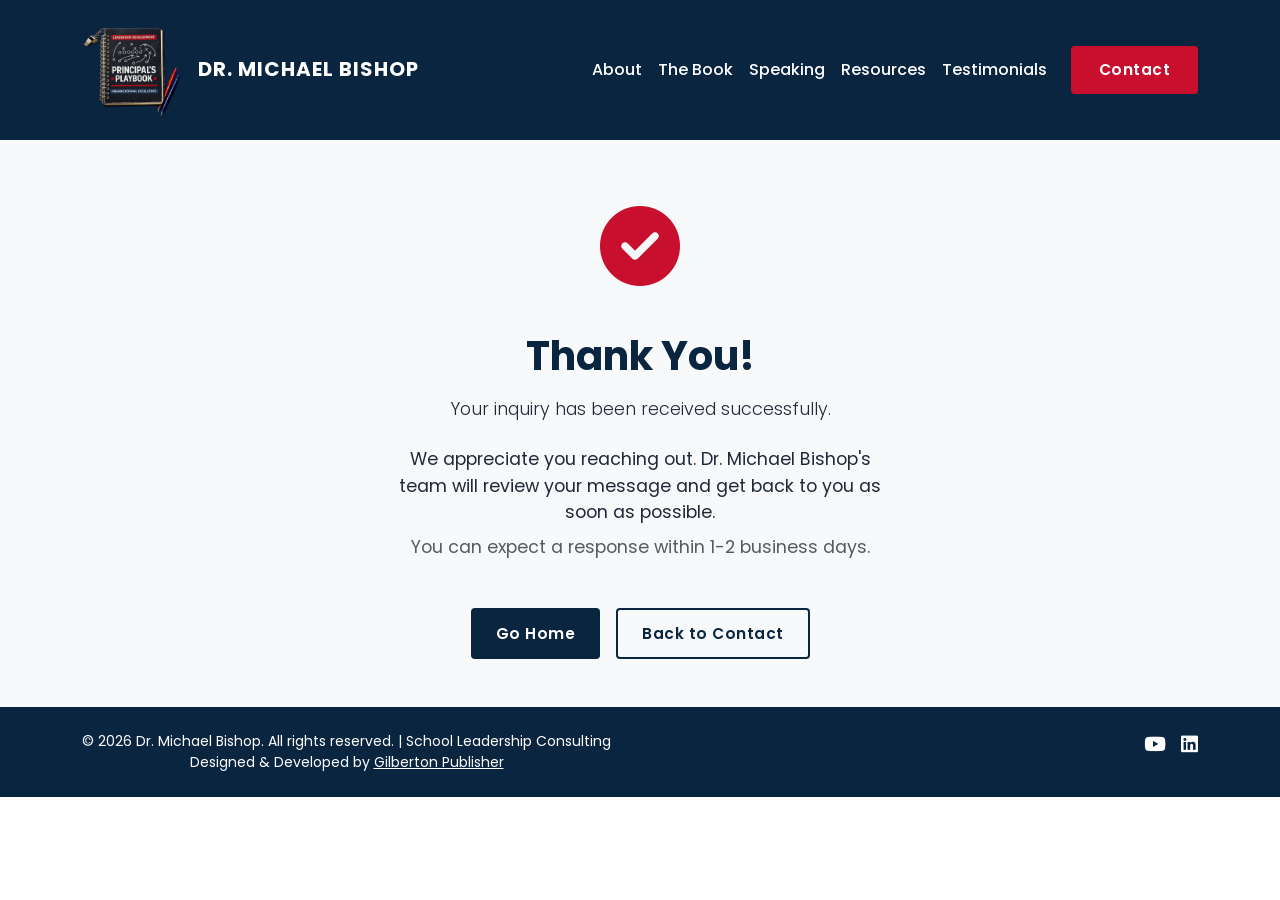
<file: thank-you.html>
<!DOCTYPE html>
<html lang="en">

<head>
    <meta charset="UTF-8">
    <meta name="viewport" content="width=device-width, initial-scale=1.0">
    <title>Thank You | Dr. Michael Bishop</title>
    <meta name="description" content="Thank you for contacting Dr. Michael Bishop. Your inquiry has been received and will be answered shortly by the school leadership team.">
    <meta name="keywords" content="thank you, contact confirmation, Dr. Michael Bishop, inquiry received, school leadership support">
    <meta name="robots" content="noindex, nofollow">
    <meta name="author" content="Dr. Michael Bishop">
    <meta name="theme-color" content="#0A2540">
    <link rel="shortcut icon" href="assets/images/principal-playbook-seal.png" type="image/x-icon">
    <link rel="apple-touch-icon" href="assets/images/principal-playbook-seal.png">
    <meta property="og:type" content="website">
    <meta property="og:title" content="Thank You | Dr. Michael Bishop">
    <meta property="og:description" content="Thank you for contacting Dr. Michael Bishop. Your inquiry has been received and will be answered shortly by the school leadership team.">
    <meta property="og:image" content="assets/images/principal-playbook-seal.png">
    <meta property="og:site_name" content="Dr. Michael Bishop">
    <meta name="twitter:card" content="summary_large_image">
    <meta name="twitter:title" content="Thank You | Dr. Michael Bishop">
    <meta name="twitter:description" content="Thank you for contacting Dr. Michael Bishop. Your inquiry has been received and will be answered shortly by the school leadership team.">
    <link href="https://fonts.googleapis.com/css2?family=Poppins:wght@300;400;600;700&display=swap" rel="stylesheet">
    <link href="https://cdn.jsdelivr.net/npm/bootstrap@5.3.0/dist/css/bootstrap.min.css" rel="stylesheet">
    <link rel="stylesheet" href="https://cdnjs.cloudflare.com/ajax/libs/font-awesome/6.4.0/css/all.min.css">
    <link rel="stylesheet" href="assets/css/style.css">
    <!--Start of Tawk.to Script-->
    <script type="text/javascript">
        var Tawk_API = Tawk_API || {},
            Tawk_LoadStart = new Date();
        (function () {
            var s1 = document.createElement("script"),
                s0 = document.getElementsByTagName("script")[0];
            s1.async = true;
            s1.src = 'https://embed.tawk.to/69cff238d7942e1c3007d4e7/1jla4kbgi';
            s1.charset = 'UTF-8';
            s1.setAttribute('crossorigin', '*');
            s0.parentNode.insertBefore(s1, s0);
        })();
    </script>
    <!--End of Tawk.to Script-->
    <style>
        .thank-you-container {
            min-height: 60vh;
            display: flex;
            align-items: center;
            justify-content: center;
        }
        .thank-you-card {
            text-align: center;
            padding: 3rem 2rem;
        }
        .success-icon {
            font-size: 5rem;
            color: var(--academic-red);
            margin-bottom: 1.5rem;
            animation: slideDown 0.6s ease;
        }
        @keyframes slideDown {
            from {
                opacity: 0;
                transform: translateY(-30px);
            }
            to {
                opacity: 1;
                transform: translateY(0);
            }
        }
        .thank-you-content h1 {
            color: var(--primary-navy);
            font-weight: 700;
            margin-bottom: 1rem;
        }
        .thank-you-content p {
            color: var(--dark-text);
            font-size: 1.1rem;
            margin-bottom: 0.5rem;
        }
    </style>
</head>

<body>
    <!-- Navbar -->
    <nav class="navbar navbar-expand-lg sticky-top navbar-dark bg-navy">
        <div class="container">
            <a class="navbar-brand fw-bold" href="/"><img src="assets/images/principal-playbook-seal.png" alt="img"
                    class="img-fluid header-logo">DR. MICHAEL BISHOP</a>
            <button class="navbar-toggler" type="button" data-bs-toggle="collapse" data-bs-target="#navbarNav">
                <span class="navbar-toggler-icon"></span>
            </button>
            <div class="collapse navbar-collapse" id="navbarNav">
                <ul class="navbar-nav ms-auto align-items-center">
                    <li class="nav-item"><a class="nav-link text-white" href="about">About</a></li>
                    <li class="nav-item"><a class="nav-link text-white" href="book">The Book</a></li>
                    <li class="nav-item"><a class="nav-link text-white" href="speaking">Speaking</a></li>
                    <li class="nav-item"><a class="nav-link text-white" href="resources">Resources</a></li>
                    <li class="nav-item"><a class="nav-link text-white" href="testimonials">Testimonials</a></li>
                    <li class="nav-item"><a class="btn btn-academic-red ms-lg-3" href="contact">Contact</a></li>
                </ul>
            </div>
        </div>
    </nav>

    <!-- Thank You Section -->
    <section class="thank-you-container bg-light">
        <div class="container">
            <div class="row justify-content-center">
                <div class="col-lg-6">
                    <div class="thank-you-card">
                        <div class="success-icon">
                            <i class="fas fa-check-circle"></i>
                        </div>
                        <div class="thank-you-content">
                            <h1>Thank You!</h1>
                            <p class="lead mb-4">Your inquiry has been received successfully.</p>
                            <p>We appreciate you reaching out. Dr. Michael Bishop's team will review your message and get back to you as soon as possible.</p>
                            <p class="text-muted mb-4">You can expect a response within 1-2 business days.</p>
                            
                            <div class="d-flex gap-3 justify-content-center mt-5">
                                <a href="/" class="btn btn-navy text-white px-4">Go Home</a>
                                <a href="contact" class="btn btn-outline-navy px-4">Back to Contact</a>
                            </div>
                        </div>
                    </div>
                </div>
            </div>
        </div>
    </section>

    <!-- Footer -->
    <footer class="py-4 bg-navy text-white text-center">
        <div class="container small">
            <div class="d-flex algin-items-center justify-content-between flex-wrap">
                <div>
                    <p class="mb-0">© 2026 Dr. Michael Bishop. All rights reserved. | School Leadership Consulting</p>
                    <p class="mb-0">Designed & Developed by
                        <a href="https://gilbertonpublisher.com" target="_blank" rel="noopener" class="text-white text-decoration-underline">Gilberton Publisher</a>
                    </p>
                </div>
                <ul class="social_links">
                    <li><a href="http://www.youtube.com/@MichaelEBishop" target="_blank"><i
                                class="fa-brands fa-youtube"></i></a></li>
                    <li><a href="https://www.linkedin.com/in/michael-bishop-371177246" target="_blank"><i
                                class="fa-brands fa-linkedin"></i></a></li>
                </ul>
            </div>
        </div>
    </footer>

    <!-- Bootstrap JS -->
    <script src="https://cdn.jsdelivr.net/npm/bootstrap@5.3.0/dist/js/bootstrap.bundle.min.js"></script>
    <script src="assets/js/script.js"></script>
</body>

</html>
</file>
<file: assets/css/style.css>
:root {
    --primary-navy: #0A2540;
    --academic-red: #C8102E;
    --hover-red: #A30D25;
    --light-bg: #F5F7FA;
    --dark-text: #1F2937;
    --white: #FFFFFF;
}

body {
    font-family: 'Poppins', sans-serif;
    color: var(--dark-text);
    scroll-behavior: smooth;
}

.bg-navy {
    background-color: var(--primary-navy) !important;
}

.text-navy {
    color: var(--primary-navy);
}

.text-academic-red {
    color: var(--academic-red);
}

.btn-academic-red {
    background-color: var(--academic-red);
    color: var(--white);
    border: none;
    padding: 12px 28px;
    font-weight: 600;
    transition: 0.3s;
}

.btn-academic-red:hover {
    background-color: var(--hover-red);
    color: var(--white);
}

.btn-navy {
    background-color: var(--primary-navy);
    padding: 12px 28px;
    font-weight: 600;
}

.btn-outline-navy {
    border: 2px solid var(--primary-navy);
    color: var(--primary-navy);
    font-weight: 600;
}

.btn-outline-navy:hover {
    background-color: var(--primary-navy);
    color: #fff;
}

/* Hero Section Adjustments */
.hero-section {
    min-height: 80vh;
}

.nav-link {
    font-weight: 500;
    transition: 0.3s;
}

.nav-link:hover {
    color: var(--academic-red) !important;
}

.card {
    transition: transform 0.3s;
}

.card:hover {
    transform: translateY(-5px);
}

/* Form Styling */
.form-control:focus {
    border-color: var(--academic-red);
    box-shadow: 0 0 0 0.25rem rgba(200, 16, 46, 0.25);
}

/* Navbar Enhancements */
.navbar {
    transition: all 0.3s ease;
    padding: 15px 0;
}

.navbar-brand {
    letter-spacing: 1px;
}

/* Button Styling & Hovers */
.btn-academic-red {
    background-color: var(--academic-red);
    color: var(--white);
    border: none;
    padding: 14px 32px;
    font-weight: 600;
    transition: all 0.3s ease;
    border-radius: 4px;
    display: inline-block;
    text-decoration: none;
}

.btn-academic-red:hover {
    background-color: var(--hover-red);
    color: var(--white);
    transform: translateY(-3px);
    box-shadow: 0 10px 20px rgba(200, 16, 46, 0.2);
}

.btn-navy {
    background-color: var(--primary-navy);
    color: white;
    padding: 14px 32px;
    font-weight: 600;
    transition: all 0.3s ease;
}

.btn-navy:hover {
    background-color: #143a5f;
    transform: translateY(-3px);
    color: white;
}

.btn-outline-navy {
    border: 2px solid var(--primary-navy);
    color: var(--primary-navy);
    font-weight: 600;
    padding: 12px 30px;
    transition: all 0.3s ease;
}

.btn-outline-navy:hover {
    background-color: var(--primary-navy);
    color: #fff;
    transform: translateY(-3px);
}

/* Typography Accents */
.section-title {
    position: relative;
    padding-bottom: 15px;
    margin-bottom: 30px;
}

.section-title::after {
    content: '';
    position: absolute;
    bottom: 0;
    left: 0;
    width: 60px;
    height: 4px;
    background-color: var(--academic-red);
}

.section-title-center::after {
    left: 50%;
    transform: translateX(-50%);
}

/* Hero Section */
.hero-section {
    position: relative;
    overflow: hidden;
}

/* Impact Cards */
.impact-card {
    transition: all 0.3s ease;
    border: 1px solid rgba(0,0,0,0.05);
}

.impact-card:hover {
    transform: translateY(-10px);
    box-shadow: 0 15px 30px rgba(0,0,0,0.1) !important;
}

/* Personal Note Section (For Dedications) */
.personal-note {
    background-color: #f8f9fa;
    border-left: 5px solid var(--academic-red);
    padding: 40px;
    font-style: italic;
    border-radius: 0 10px 10px 0;
}

.metric-item {
    padding: 20px;
    transition: all 0.3s ease;
}

.metric-item i {
    display: block;
    transition: transform 0.3s ease;
}

.metric-item:hover i {
    transform: scale(1.1);
}

.counter {
    display: inline-block;
}

/* --- RESPONSIVE ADJUSTMENTS --- */

/* Tablet and Mobile (General) */
@media (max-width: 991.98px) {
    .hero-section {
        min-height: auto;
        padding: 80px 0;
        text-align: center;
    }
    .hero-section .d-flex {
        justify-content: center;
    }
    .hero-section .text-start {
        text-align: center !important;
    }
    .section-title::after {
        left: 50%;
        transform: translateX(-50%);
    }
    .col-lg-7, .col-lg-6, .col-lg-5 {
        margin-bottom: 30px;
    }
}

/* Mobile Devices (Phones) */
@media (max-width: 767.98px) {
    h1.display-4 {
        font-size: 2rem;
    }
    h2.display-5, h2.display-6 {
        font-size: 1.75rem;
    }
    .btn-lg {
        width: 100%; /* Mobile par buttons full width ho jayenge */
        margin-bottom: 10px;
        margin-left: 0 !important;
    }
    .hero-section .d-flex.gap-3 {
        flex-direction: column;
        gap: 10px !important;
    }
    .metric-item {
        padding: 10px;
    }
    .metric-item i {
        font-size: 2rem;
    }
    .personal-note {
        padding: 20px;
        font-size: 0.9rem;
    }
    /* Contact form spacing */
    .p-5 {
        padding: 2rem !important;
    }
}

/* Extra Small Screens */
@media (max-width: 480px) {
    .navbar-brand {
        font-size: 1.1rem;
    }
    .impact-card h2 {
        font-size: 1.5rem;
    }
}

/* Navbar mobile background */
@media (max-width: 991px) {
    .navbar-collapse {
        background: var(--primary-navy);
        padding: 20px;
        border-radius: 8px;
        margin-top: 10px;
    }
}

/* --- RESPONSIVE BUTTONS --- */

/* Global Button Base Style */
.btn {
    font-family: 'Poppins', sans-serif;
    transition: all 0.3s ease;
    border-radius: 4px;
    letter-spacing: 0.5px;
    /* Font size auto-scales between 15px and 18px */
    font-size: clamp(0.95rem, 1.2vw, 1.1rem); 
    padding: 12px 28px;
    display: inline-flex;
    align-items: center;
    justify-content: center;
    white-space: nowrap; /* Text line change nahi karega */
}

/* Button Large (Hero Section specifically) */
.btn-lg {
    padding: 14px 35px;
    font-weight: 600;
}

/* Red Button Hover */
.btn-academic-red:hover {
    background-color: var(--hover-red);
    color: var(--white);
    transform: translateY(-3px);
    box-shadow: 0 8px 20px rgba(200, 16, 46, 0.25);
}

/* --- MEDIA QUERIES FOR BUTTONS --- */

/* Laptops & Tablets (1024px to 768px) */
@media (max-width: 991.98px) {
    .btn {
        padding: 10px 22px;
        font-size: 1rem; /* Thora chota size for tablets */
    }
    
    .btn-lg {
        padding: 12px 30px;
    }
}

/* Mobile Devices (Phones) */
@media (max-width: 767.98px) {
    .btn {
        width: 100%; /* Mobile par buttons full width ho jayenge */
        font-size: 0.9rem; /* Minimum readable size for mobile */
        padding: 14px 20px;
        margin-bottom: 12px; /* Ek ke niche ek space */
        justify-content: center;
        display: flex;
    }
    
    /* Hero section buttons group adjustment */
    .hero-section .d-flex.gap-3 {
        flex-direction: column;
        width: 100%;
        max-width: 400px; /* Buttons zyada wide na hon */
        margin: 0 auto;
    }
    
    .btn-lg {
        font-size: 1rem; /* Hero button thora prominent rahega */
    }
}

/* Very Small Screens (iPhone SE etc.) */
@media (max-width: 375px) {
    .btn {
        font-size: 0.85rem;
        padding: 12px 15px;
    }
}

@media (max-width: 767.98px) {
    .hero-section img {
        width: 250px !important;        
    }
}

.header-logo {
    width: 100px;
    margin-right: 1rem;
}

.contact-info a {
    color: #212529;
    text-decoration: none;
    display: block;
}

a {
    text-decoration: none;
}

.social_links {
    display: flex;
    gap: 15px;
    list-style: none;
    margin: 0;
    padding: 0;
}

.social_links li a {
    color: #fff;
    font-size: 1.2rem;
    transition: color 0.3s ease;
}
.social_links li a:hover {
    color: var(--academic-red);
}

/* Custom fallback toast styling */
.custom-toast-container {
    position: fixed;
    top: 1.5rem;
    right: 1.5rem;
    z-index: 2000;
    display: flex;
    flex-direction: column;
    gap: 0.75rem;
    max-width: 320px;
}

.custom-toast {
    padding: 1rem 1.2rem;
    border-radius: 0.75rem;
    color: #fff;
    font-weight: 600;
    box-shadow: 0 18px 40px rgba(0, 0, 0, 0.12);
    opacity: 1;
    transition: opacity 0.35s ease, transform 0.35s ease;
}

.custom-toast-fade {
    opacity: 0;
    transform: translateY(-15px);
}

.custom-toast-success {
    background-color: #0a2540;
}

.custom-toast-error {
    background-color: #c8102e;
}

.custom-toast-message {
    margin: 0;
    font-size: 0.95rem;
    line-height: 1.4;
}
</file>
